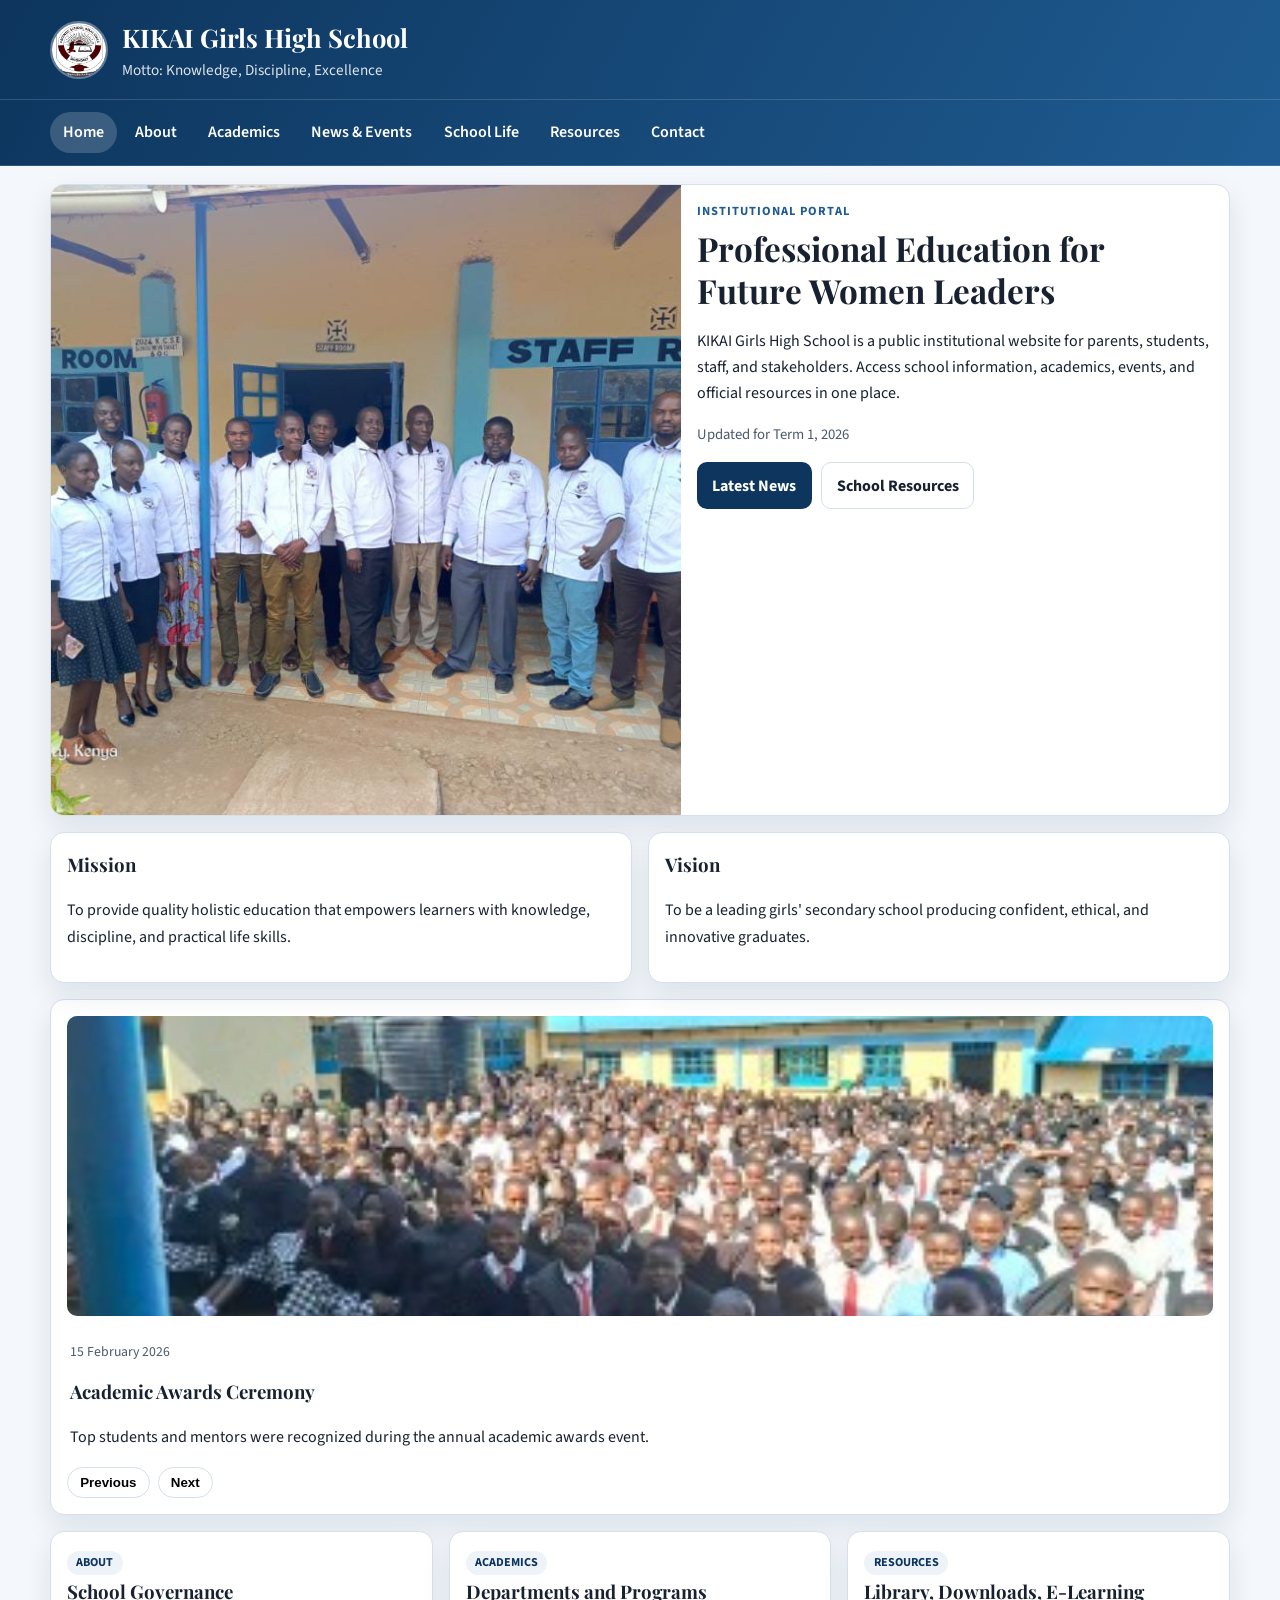
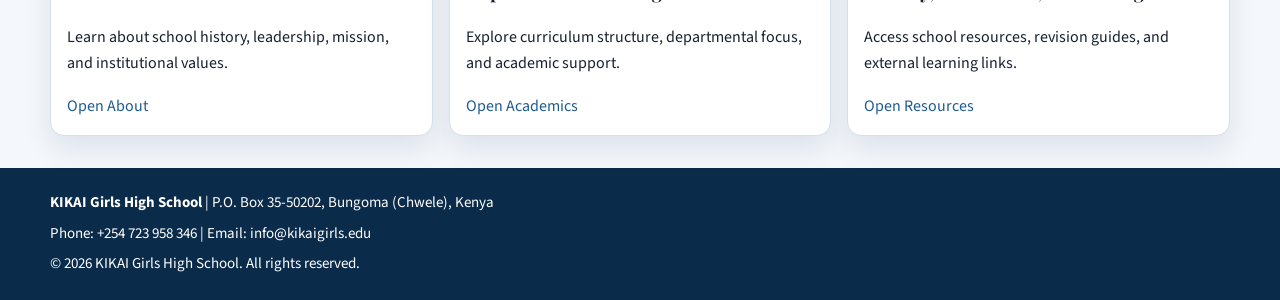
<file: index.html>
<!DOCTYPE html>
<html lang="en">
<head>
  <meta charset="UTF-8" />
  <meta name="viewport" content="width=device-width, initial-scale=1.0" />
  <title>KIKAI Girls High School | Home</title>
  <link rel="stylesheet" href="css/style.css" />
</head>
<body>
  <header class="site-header">
    <div class="top-bar">
      <img src="images/logo.jpg" alt="KIKAI Girls High School logo" class="logo" />
      <div class="brand">
        <h1>KIKAI Girls High School</h1>
        <p>Motto: Knowledge, Discipline, Excellence</p>
      </div>
    </div>
    <div class="nav-wrap">
      <nav class="site-nav" aria-label="Main navigation">
        <button id="navToggle" class="nav-toggle" aria-expanded="false" aria-controls="navLinks">Menu</button>
        <ul id="navLinks" class="nav-links">
          <li><a href="index.html">Home</a></li>
          <li><a href="about.html">About</a></li>
          <li><a href="academics.html">Academics</a></li>
          <li><a href="news.html">News & Events</a></li>
          <li><a href="school-life.html">School Life</a></li>
          <li><a href="resources.html">Resources</a></li>
          <li><a href="contact.html">Contact</a></li>
        </ul>
      </nav>
    </div>
  </header>

  <main class="container">
    <section class="hero">
      <div class="hero-media">
        <img src="images/staff.jpg" alt="KIKAI Girls students and teachers during assembly" />
      </div>
      <div class="hero-content">
        <p class="kicker">Institutional Portal</p>
        <h2>Professional Education for Future Women Leaders</h2>
        <p>KIKAI Girls High School is a public institutional website for parents, students, staff, and stakeholders. Access school information, academics, events, and official resources in one place.</p>
        <p class="meta">Updated for Term 1, 2026</p>
        <div class="cta-row">
          <a class="btn primary" href="news.html">Latest News</a>
          <a class="btn" href="resources.html">School Resources</a>
        </div>
      </div>
    </section>

    <section class="grid cols-2" aria-label="Mission and vision highlights">
      <article class="article">
        <h3>Mission</h3>
        <p>To provide quality holistic education that empowers learners with knowledge, discipline, and practical life skills.</p>
      </article>
      <article class="article">
        <h3>Vision</h3>
        <p>To be a leading girls' secondary school producing confident, ethical, and innovative graduates.</p>
      </article>
    </section>

    <section class="carousel" aria-label="News highlights carousel">
      <div class="carousel-track" id="carouselTrack">
        <article class="carousel-slide active">
          <img src="images/celebration.jpg" alt="Students celebrating academic performance" />
          <div class="carousel-caption">
            <p class="article-meta">15 February 2026</p>
            <h3>Academic Awards Ceremony</h3>
            <p>Top students and mentors were recognized during the annual academic awards event.</p>
          </div>
        </article>
        <article class="carousel-slide">
          <img src="images/handball.jpg" alt="School sports team training" />
          <div class="carousel-caption">
            <p class="article-meta">10 February 2026</p>
            <h3>Sports Development Program</h3>
            <p>Sports teams started county-level preparation with guided coaching sessions.</p>
          </div>
        </article>
        <article class="carousel-slide">
          <img src="images/week.jpg" alt="Students in leadership and event week" />
          <div class="carousel-caption">
            <p class="article-meta">08 February 2026</p>
            <h3>Leadership Week Activities</h3>
            <p>Students participated in leadership, debate, and mentorship sessions.</p>
          </div>
        </article>
      </div>
      <div class="carousel-controls">
        <button type="button" id="carouselPrev" class="filter-btn" aria-label="Previous slide">Previous</button>
        <button type="button" id="carouselNext" class="filter-btn" aria-label="Next slide">Next</button>
      </div>
    </section>

    <section class="grid cols-3" aria-label="Quick links">
      <article class="card">
        <span class="badge">About</span>
        <h3>School Governance</h3>
        <p>Learn about school history, leadership, mission, and institutional values.</p>
        <a href="about.html">Open About</a>
      </article>
      <article class="card">
        <span class="badge">Academics</span>
        <h3>Departments and Programs</h3>
        <p>Explore curriculum structure, departmental focus, and academic support.</p>
        <a href="academics.html">Open Academics</a>
      </article>
      <article class="card">
        <span class="badge">Resources</span>
        <h3>Library, Downloads, E-Learning</h3>
        <p>Access school resources, revision guides, and external learning links.</p>
        <a href="resources.html">Open Resources</a>
      </article>
    </section>
  </main>

  <footer class="site-footer">
    <div class="footer-inner">
      <p><strong>KIKAI Girls High School</strong> | P.O. Box 35-50202, Bungoma (Chwele), Kenya</p>
      <p>Phone: +254 723 958 346 | Email: info@kikaigirls.edu</p>
      <p>&copy; 2026 KIKAI Girls High School. All rights reserved.</p>
    </div>
  </footer>

  <script src="js/script.js"></script>
</body>
</html>
</file>
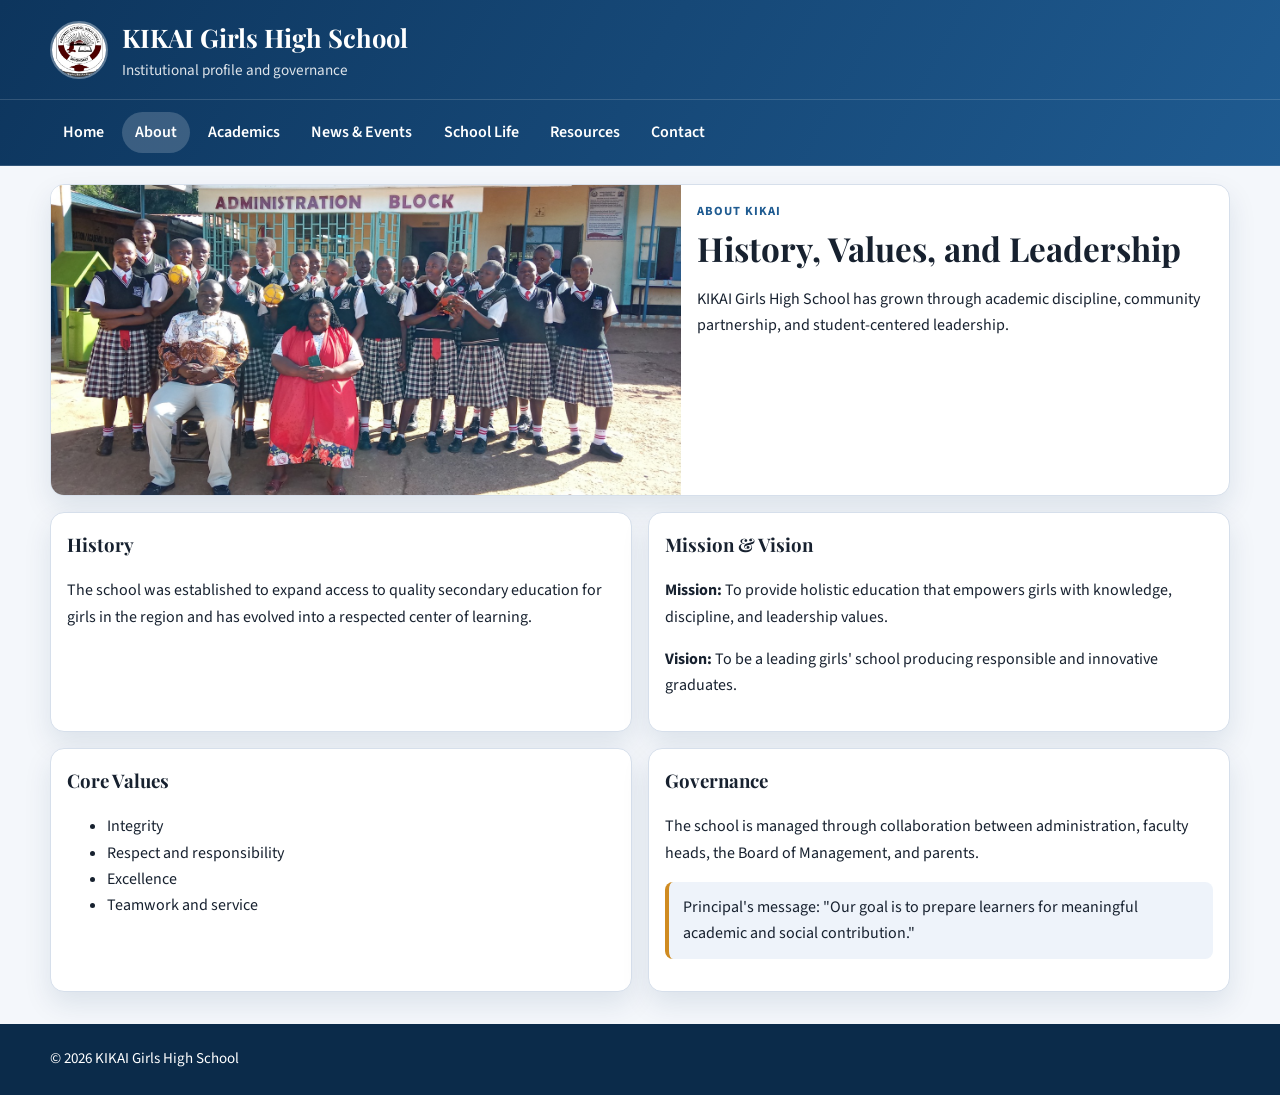
<file: about.html>
<!DOCTYPE html>
<html lang="en">
<head>
  <meta charset="UTF-8" />
  <meta name="viewport" content="width=device-width, initial-scale=1.0" />
  <title>About | KIKAI Girls High School</title>
  <link rel="stylesheet" href="css/style.css" />
</head>
<body>
  <header class="site-header">
    <div class="top-bar"><img src="images/logo.jpg" alt="KIKAI Girls High School logo" class="logo" /><div class="brand"><h1>KIKAI Girls High School</h1><p>Institutional profile and governance</p></div></div>
    <div class="nav-wrap"><nav class="site-nav" aria-label="Main navigation"><button id="navToggle" class="nav-toggle" aria-expanded="false" aria-controls="navLinks">Menu</button><ul id="navLinks" class="nav-links"><li><a href="index.html">Home</a></li><li><a href="about.html">About</a></li><li><a href="academics.html">Academics</a></li><li><a href="news.html">News & Events</a></li><li><a href="school-life.html">School Life</a></li><li><a href="resources.html">Resources</a></li><li><a href="contact.html">Contact</a></li></ul></nav></div>
  </header>
  <main class="container">
    <section class="hero"><div class="hero-media"><img src="images/mada.jpg" alt="School environment and campus setting" /></div><div class="hero-content"><p class="kicker">About KIKAI</p><h2>History, Values, and Leadership</h2><p>KIKAI Girls High School has grown through academic discipline, community partnership, and student-centered leadership.</p></div></section>
    <section class="grid cols-2">
      <article class="article"><h3>History</h3><p>The school was established to expand access to quality secondary education for girls in the region and has evolved into a respected center of learning.</p></article>
      <article class="article"><h3>Mission & Vision</h3><p><strong>Mission:</strong> To provide holistic education that empowers girls with knowledge, discipline, and leadership values.</p><p><strong>Vision:</strong> To be a leading girls' school producing responsible and innovative graduates.</p></article>
      <article class="article"><h3>Core Values</h3><ul><li>Integrity</li><li>Respect and responsibility</li><li>Excellence</li><li>Teamwork and service</li></ul></article>
      <article class="article"><h3>Governance</h3><p>The school is managed through collaboration between administration, faculty heads, the Board of Management, and parents.</p><p class="info-note">Principal's message: "Our goal is to prepare learners for meaningful academic and social contribution."</p></article>
    </section>
  </main>
  <footer class="site-footer"><div class="footer-inner"><p>&copy; 2026 KIKAI Girls High School</p></div></footer>
  <script src="js/script.js"></script>
</body>
</html>
</file>
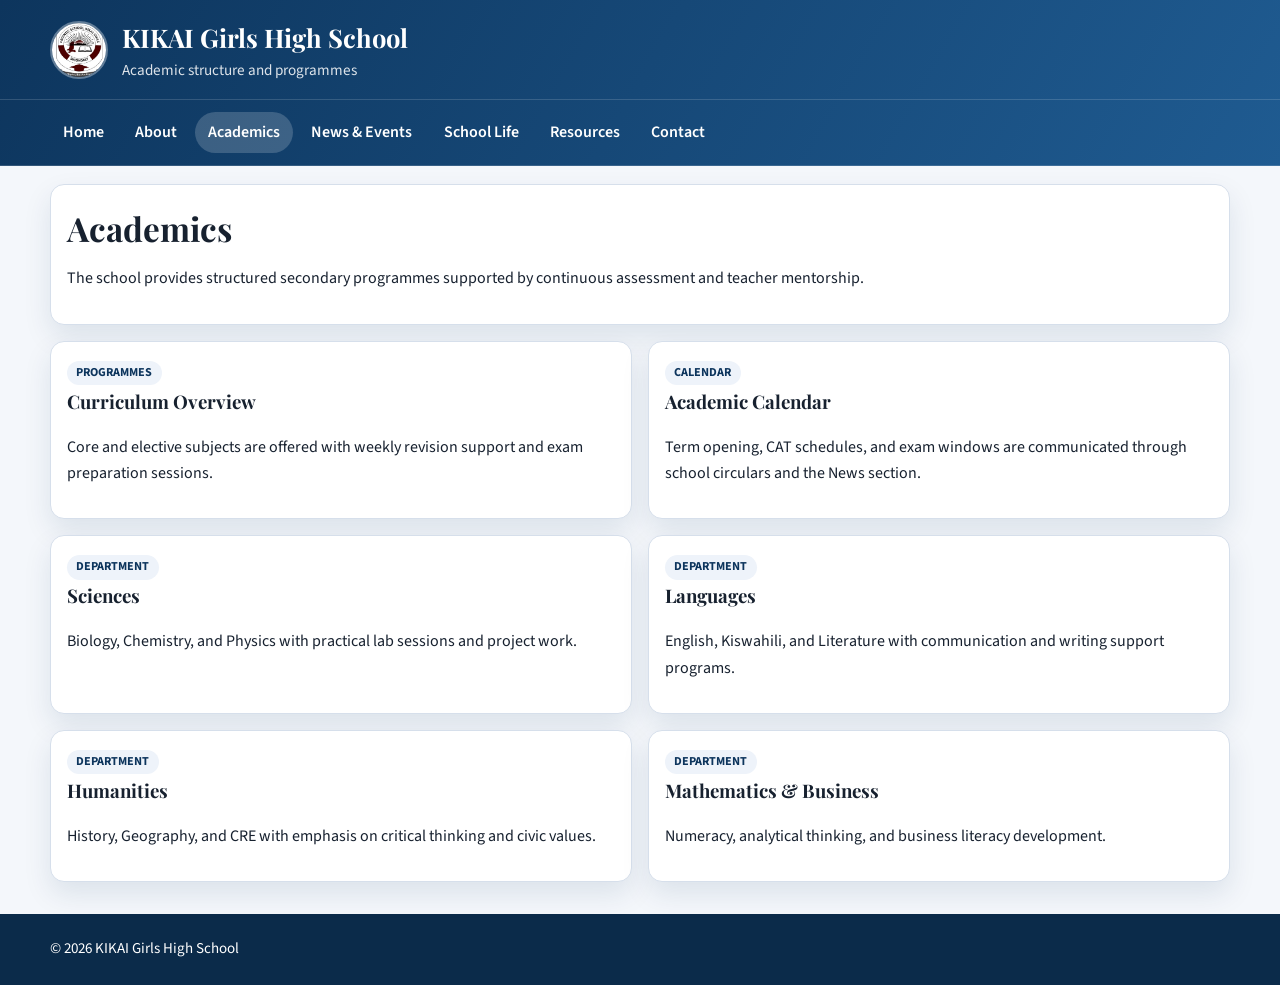
<file: academics.html>
<!DOCTYPE html>
<html lang="en">
<head>
  <meta charset="UTF-8" />
  <meta name="viewport" content="width=device-width, initial-scale=1.0" />
  <title>Academics | KIKAI Girls High School</title>
  <link rel="stylesheet" href="css/style.css" />
</head>
<body>
  <header class="site-header">
    <div class="top-bar"><img src="images/logo.jpg" alt="KIKAI Girls High School logo" class="logo" /><div class="brand"><h1>KIKAI Girls High School</h1><p>Academic structure and programmes</p></div></div>
    <div class="nav-wrap"><nav class="site-nav" aria-label="Main navigation"><button id="navToggle" class="nav-toggle" aria-expanded="false" aria-controls="navLinks">Menu</button><ul id="navLinks" class="nav-links"><li><a href="index.html">Home</a></li><li><a href="about.html">About</a></li><li><a href="academics.html">Academics</a></li><li><a href="news.html">News & Events</a></li><li><a href="school-life.html">School Life</a></li><li><a href="resources.html">Resources</a></li><li><a href="contact.html">Contact</a></li></ul></nav></div>
  </header>
  <main class="container">
    <section class="page-intro"><h2 class="page-title">Academics</h2><p>The school provides structured secondary programmes supported by continuous assessment and teacher mentorship.</p></section>
    <section class="grid cols-2">
      <article class="card"><span class="badge">Programmes</span><h3>Curriculum Overview</h3><p>Core and elective subjects are offered with weekly revision support and exam preparation sessions.</p></article>
      <article class="card"><span class="badge">Calendar</span><h3>Academic Calendar</h3><p>Term opening, CAT schedules, and exam windows are communicated through school circulars and the News section.</p></article>
      <article class="card"><span class="badge">Department</span><h3>Sciences</h3><p>Biology, Chemistry, and Physics with practical lab sessions and project work.</p></article>
      <article class="card"><span class="badge">Department</span><h3>Languages</h3><p>English, Kiswahili, and Literature with communication and writing support programs.</p></article>
      <article class="card"><span class="badge">Department</span><h3>Humanities</h3><p>History, Geography, and CRE with emphasis on critical thinking and civic values.</p></article>
      <article class="card"><span class="badge">Department</span><h3>Mathematics & Business</h3><p>Numeracy, analytical thinking, and business literacy development.</p></article>
    </section>
  </main>
  <footer class="site-footer"><div class="footer-inner"><p>&copy; 2026 KIKAI Girls High School</p></div></footer>
  <script src="js/script.js"></script>
</body>
</html>
</file>
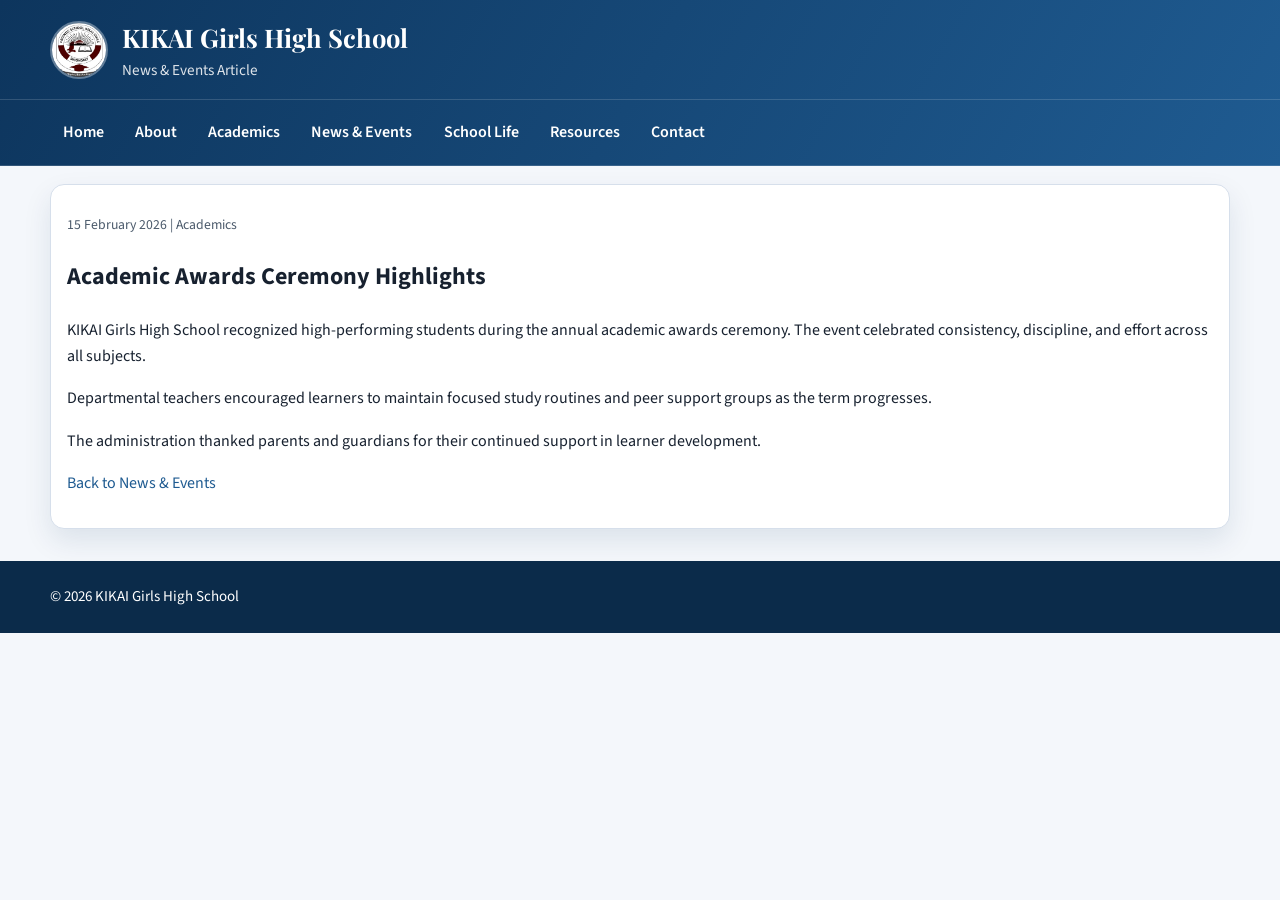
<file: article-awards-2026.html>
<!DOCTYPE html>
<html lang="en">
<head>
  <meta charset="UTF-8" />
  <meta name="viewport" content="width=device-width, initial-scale=1.0" />
  <title>Academic Awards Ceremony Highlights | KIKAI Girls High School</title>
  <link rel="stylesheet" href="css/style.css" />
</head>
<body>
  <header class="site-header">
    <div class="top-bar">
      <img src="images/logo.jpg" alt="KIKAI Girls High School logo" class="logo" />
      <div class="brand">
        <h1>KIKAI Girls High School</h1>
        <p>News & Events Article</p>
      </div>
    </div>
    <div class="nav-wrap">
      <nav class="site-nav" aria-label="Main navigation">
        <button id="navToggle" class="nav-toggle" aria-expanded="false" aria-controls="navLinks">Menu</button>
        <ul id="navLinks" class="nav-links">
          <li><a href="index.html">Home</a></li>
          <li><a href="about.html">About</a></li>
          <li><a href="academics.html">Academics</a></li>
          <li><a href="news.html">News & Events</a></li>
          <li><a href="school-life.html">School Life</a></li>
          <li><a href="resources.html">Resources</a></li>
          <li><a href="contact.html">Contact</a></li>
        </ul>
      </nav>
    </div>
  </header>

  <main class="container">
    <article class="article">
      <p class="article-meta">15 February 2026 | Academics</p>
      <h2>Academic Awards Ceremony Highlights</h2>
      <p>KIKAI Girls High School recognized high-performing students during the annual academic awards ceremony. The event celebrated consistency, discipline, and effort across all subjects.</p>
      <p>Departmental teachers encouraged learners to maintain focused study routines and peer support groups as the term progresses.</p>
      <p>The administration thanked parents and guardians for their continued support in learner development.</p>
      <p><a href="news.html">Back to News & Events</a></p>
    </article>
  </main>

  <footer class="site-footer">
    <div class="footer-inner">
      <p>&copy; 2026 KIKAI Girls High School</p>
    </div>
  </footer>

  <script src="js/script.js"></script>
</body>
</html>
</file>
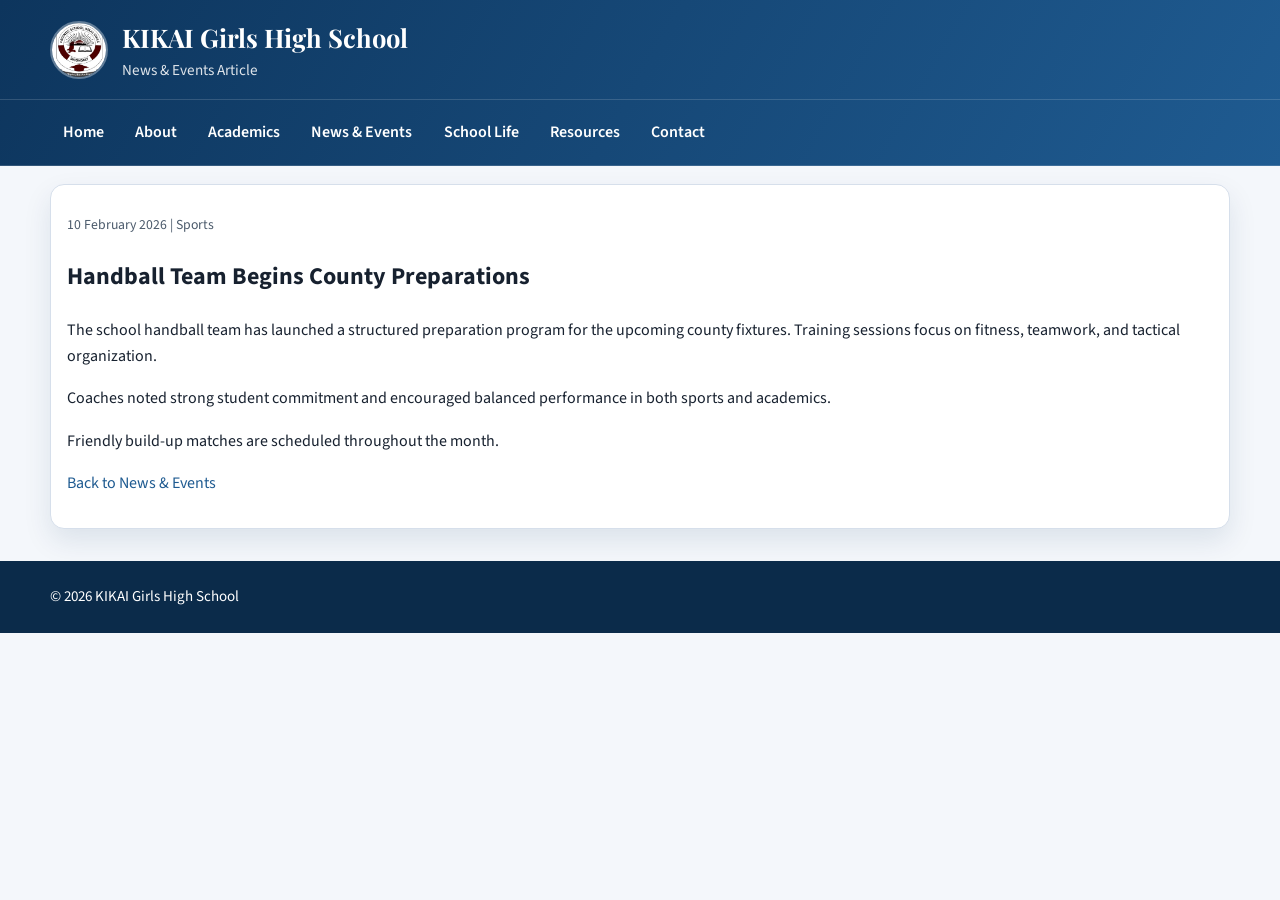
<file: article-handball-camp.html>
<!DOCTYPE html>
<html lang="en">
<head>
  <meta charset="UTF-8" />
  <meta name="viewport" content="width=device-width, initial-scale=1.0" />
  <title>Handball Team Begins County Preparations | KIKAI Girls High School</title>
  <link rel="stylesheet" href="css/style.css" />
</head>
<body>
  <header class="site-header">
    <div class="top-bar">
      <img src="images/logo.jpg" alt="KIKAI Girls High School logo" class="logo" />
      <div class="brand">
        <h1>KIKAI Girls High School</h1>
        <p>News & Events Article</p>
      </div>
    </div>
    <div class="nav-wrap">
      <nav class="site-nav" aria-label="Main navigation">
        <button id="navToggle" class="nav-toggle" aria-expanded="false" aria-controls="navLinks">Menu</button>
        <ul id="navLinks" class="nav-links">
          <li><a href="index.html">Home</a></li>
          <li><a href="about.html">About</a></li>
          <li><a href="academics.html">Academics</a></li>
          <li><a href="news.html">News & Events</a></li>
          <li><a href="school-life.html">School Life</a></li>
          <li><a href="resources.html">Resources</a></li>
          <li><a href="contact.html">Contact</a></li>
        </ul>
      </nav>
    </div>
  </header>

  <main class="container">
    <article class="article">
      <p class="article-meta">10 February 2026 | Sports</p>
      <h2>Handball Team Begins County Preparations</h2>
      <p>The school handball team has launched a structured preparation program for the upcoming county fixtures. Training sessions focus on fitness, teamwork, and tactical organization.</p>
      <p>Coaches noted strong student commitment and encouraged balanced performance in both sports and academics.</p>
      <p>Friendly build-up matches are scheduled throughout the month.</p>
      <p><a href="news.html">Back to News & Events</a></p>
    </article>
  </main>

  <footer class="site-footer">
    <div class="footer-inner">
      <p>&copy; 2026 KIKAI Girls High School</p>
    </div>
  </footer>

  <script src="js/script.js"></script>
</body>
</html>
</file>
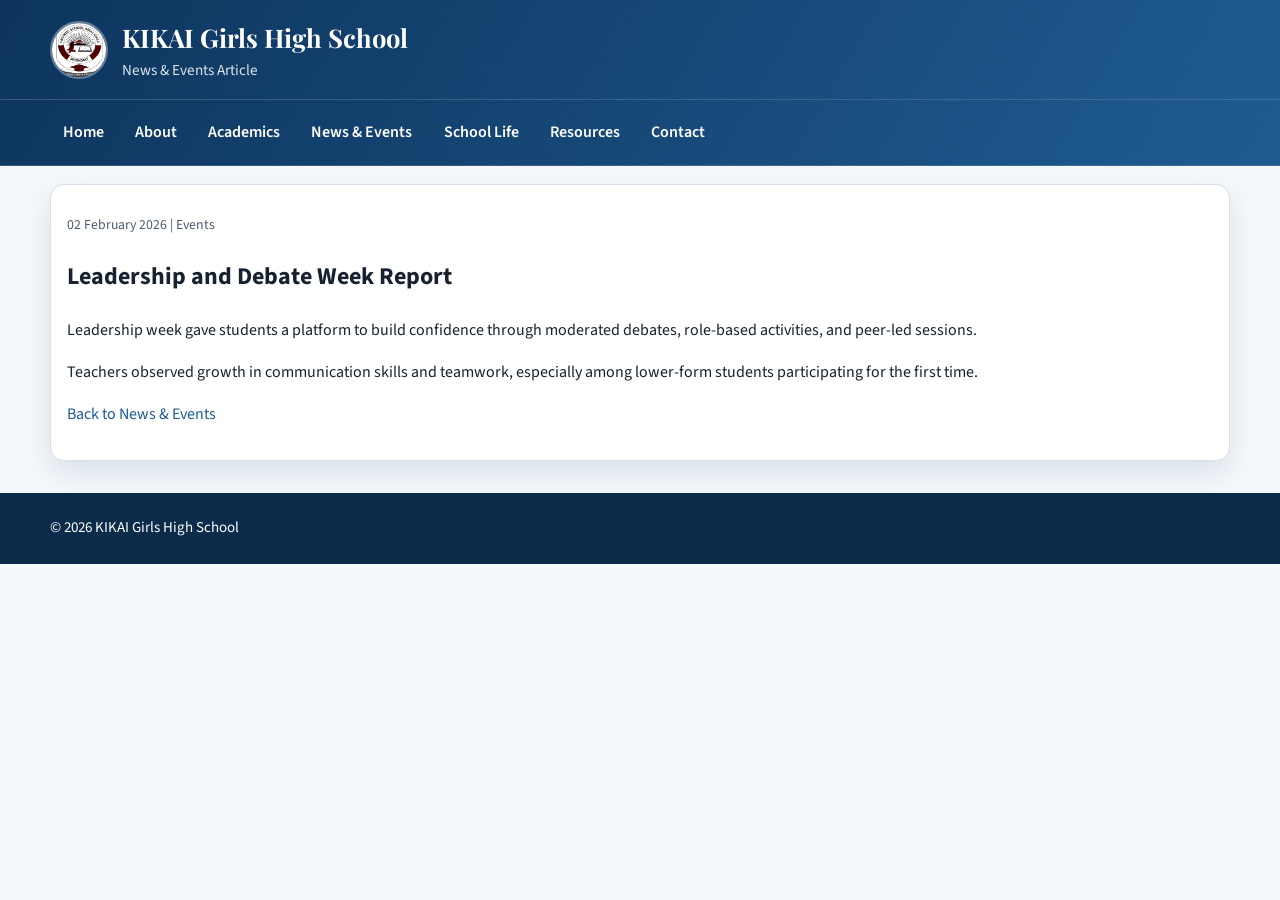
<file: article-leadership-week.html>
<!DOCTYPE html>
<html lang="en">
<head>
  <meta charset="UTF-8" />
  <meta name="viewport" content="width=device-width, initial-scale=1.0" />
  <title>Leadership and Debate Week Report | KIKAI Girls High School</title>
  <link rel="stylesheet" href="css/style.css" />
</head>
<body>
  <header class="site-header">
    <div class="top-bar">
      <img src="images/logo.jpg" alt="KIKAI Girls High School logo" class="logo" />
      <div class="brand">
        <h1>KIKAI Girls High School</h1>
        <p>News & Events Article</p>
      </div>
    </div>
    <div class="nav-wrap">
      <nav class="site-nav" aria-label="Main navigation">
        <button id="navToggle" class="nav-toggle" aria-expanded="false" aria-controls="navLinks">Menu</button>
        <ul id="navLinks" class="nav-links">
          <li><a href="index.html">Home</a></li>
          <li><a href="about.html">About</a></li>
          <li><a href="academics.html">Academics</a></li>
          <li><a href="news.html">News & Events</a></li>
          <li><a href="school-life.html">School Life</a></li>
          <li><a href="resources.html">Resources</a></li>
          <li><a href="contact.html">Contact</a></li>
        </ul>
      </nav>
    </div>
  </header>

  <main class="container">
    <article class="article">
      <p class="article-meta">02 February 2026 | Events</p>
      <h2>Leadership and Debate Week Report</h2>
      <p>Leadership week gave students a platform to build confidence through moderated debates, role-based activities, and peer-led sessions.</p>
      <p>Teachers observed growth in communication skills and teamwork, especially among lower-form students participating for the first time.</p>
      <p><a href="news.html">Back to News & Events</a></p>
    </article>
  </main>

  <footer class="site-footer">
    <div class="footer-inner">
      <p>&copy; 2026 KIKAI Girls High School</p>
    </div>
  </footer>

  <script src="js/script.js"></script>
</body>
</html>
</file>
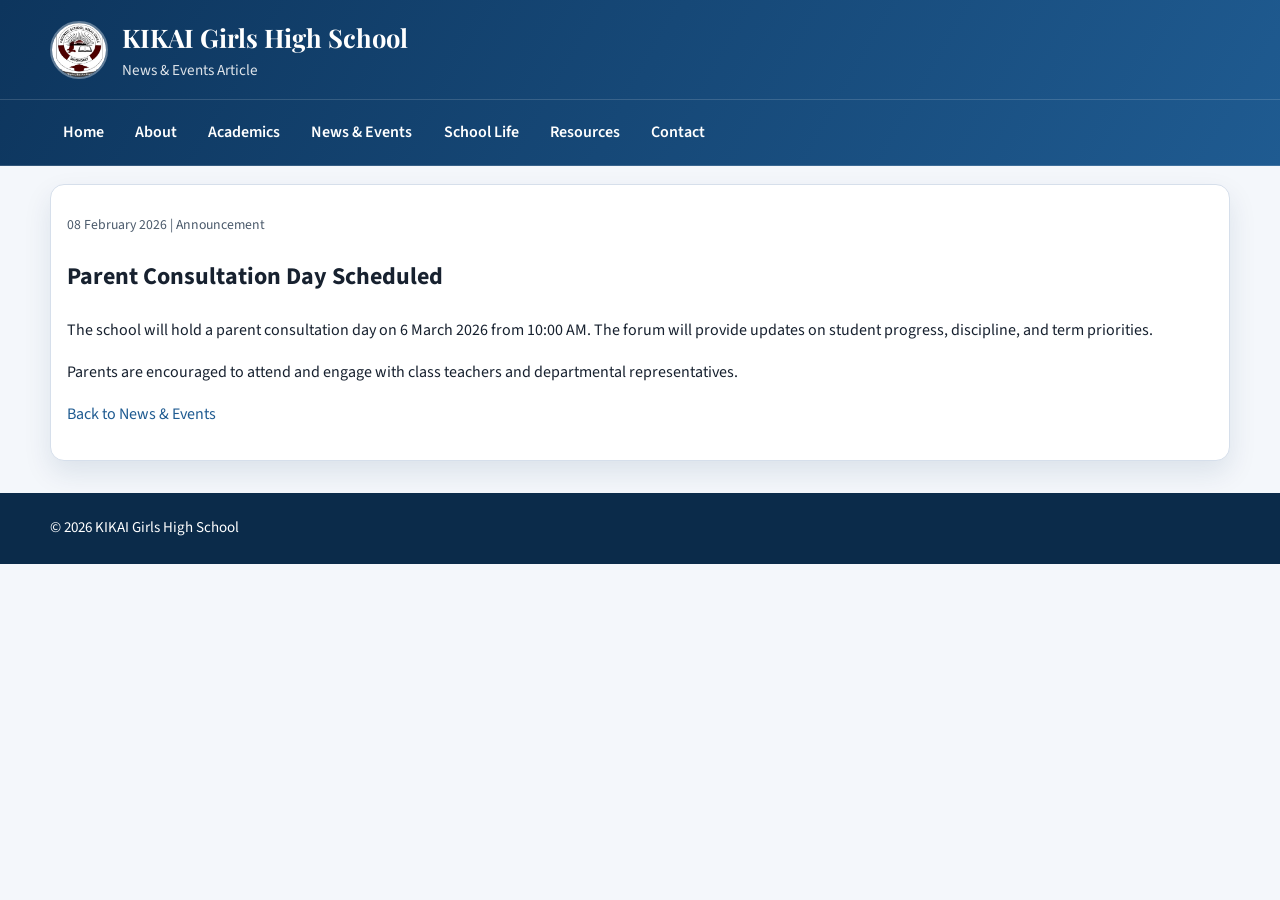
<file: article-parent-day.html>
<!DOCTYPE html>
<html lang="en">
<head>
  <meta charset="UTF-8" />
  <meta name="viewport" content="width=device-width, initial-scale=1.0" />
  <title>Parent Consultation Day Scheduled | KIKAI Girls High School</title>
  <link rel="stylesheet" href="css/style.css" />
</head>
<body>
  <header class="site-header">
    <div class="top-bar">
      <img src="images/logo.jpg" alt="KIKAI Girls High School logo" class="logo" />
      <div class="brand">
        <h1>KIKAI Girls High School</h1>
        <p>News & Events Article</p>
      </div>
    </div>
    <div class="nav-wrap">
      <nav class="site-nav" aria-label="Main navigation">
        <button id="navToggle" class="nav-toggle" aria-expanded="false" aria-controls="navLinks">Menu</button>
        <ul id="navLinks" class="nav-links">
          <li><a href="index.html">Home</a></li>
          <li><a href="about.html">About</a></li>
          <li><a href="academics.html">Academics</a></li>
          <li><a href="news.html">News & Events</a></li>
          <li><a href="school-life.html">School Life</a></li>
          <li><a href="resources.html">Resources</a></li>
          <li><a href="contact.html">Contact</a></li>
        </ul>
      </nav>
    </div>
  </header>

  <main class="container">
    <article class="article">
      <p class="article-meta">08 February 2026 | Announcement</p>
      <h2>Parent Consultation Day Scheduled</h2>
      <p>The school will hold a parent consultation day on 6 March 2026 from 10:00 AM. The forum will provide updates on student progress, discipline, and term priorities.</p>
      <p>Parents are encouraged to attend and engage with class teachers and departmental representatives.</p>
      <p><a href="news.html">Back to News & Events</a></p>
    </article>
  </main>

  <footer class="site-footer">
    <div class="footer-inner">
      <p>&copy; 2026 KIKAI Girls High School</p>
    </div>
  </footer>

  <script src="js/script.js"></script>
</body>
</html>
</file>
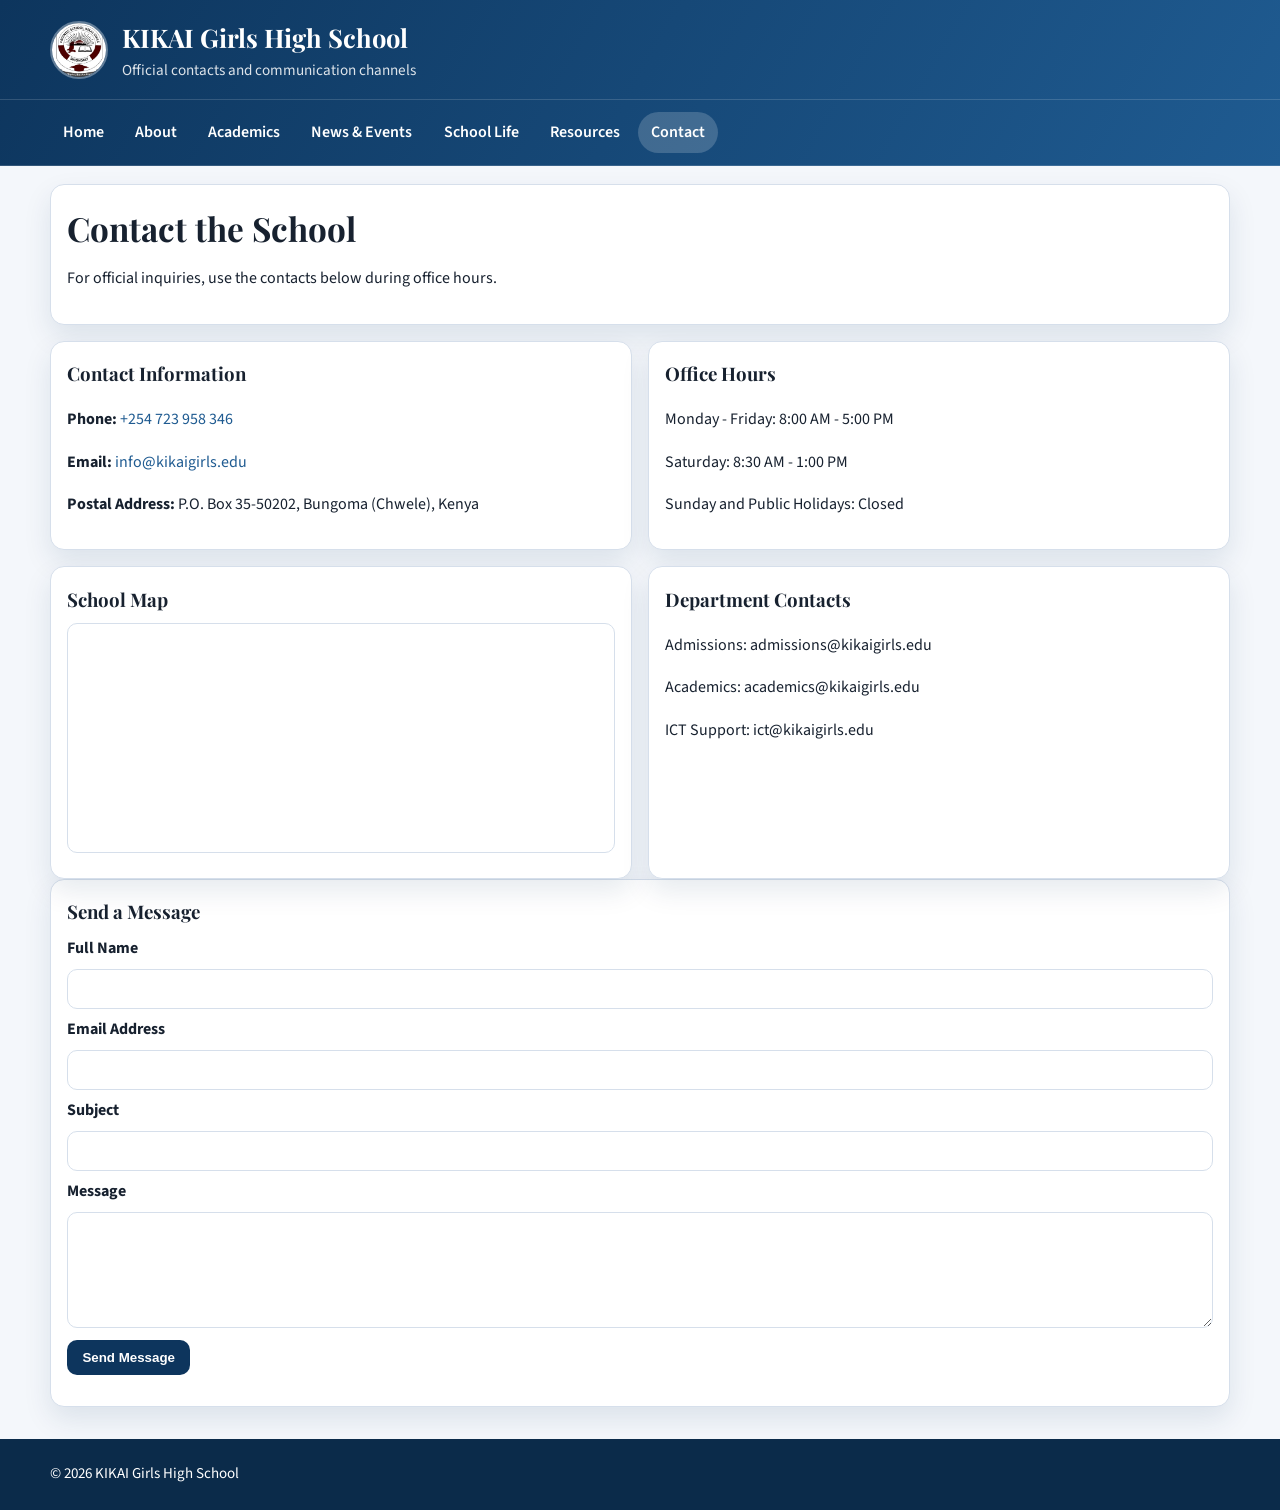
<file: contact.html>
<!DOCTYPE html>
<html lang="en">
<head>
  <meta charset="UTF-8" />
  <meta name="viewport" content="width=device-width, initial-scale=1.0" />
  <title>Contact | KIKAI Girls High School</title>
  <link rel="stylesheet" href="css/style.css" />
</head>
<body>
  <header class="site-header">
    <div class="top-bar"><img src="images/logo.jpg" alt="KIKAI Girls High School logo" class="logo" /><div class="brand"><h1>KIKAI Girls High School</h1><p>Official contacts and communication channels</p></div></div>
    <div class="nav-wrap"><nav class="site-nav" aria-label="Main navigation"><button id="navToggle" class="nav-toggle" aria-expanded="false" aria-controls="navLinks">Menu</button><ul id="navLinks" class="nav-links"><li><a href="index.html">Home</a></li><li><a href="about.html">About</a></li><li><a href="academics.html">Academics</a></li><li><a href="news.html">News & Events</a></li><li><a href="school-life.html">School Life</a></li><li><a href="resources.html">Resources</a></li><li><a href="contact.html">Contact</a></li></ul></nav></div>
  </header>
  <main class="container">
    <section class="page-intro"><h2 class="page-title">Contact the School</h2><p>For official inquiries, use the contacts below during office hours.</p></section>
    <section class="grid cols-2">
      <article class="card"><h3>Contact Information</h3><p><strong>Phone:</strong> <a href="tel:+254723958346">+254 723 958 346</a></p><p><strong>Email:</strong> <a href="mailto:info@kikaigirls.edu">info@kikaigirls.edu</a></p><p><strong>Postal Address:</strong> P.O. Box 35-50202, Bungoma (Chwele), Kenya</p></article>
      <article class="card"><h3>Office Hours</h3><p>Monday - Friday: 8:00 AM - 5:00 PM</p><p>Saturday: 8:30 AM - 1:00 PM</p><p>Sunday and Public Holidays: Closed</p></article>
      <article class="card"><h3>School Map</h3><iframe class="map-embed" title="KIKAI Girls High School location map" loading="lazy" src="https://maps.google.com/maps?q=Chwele%20Bungoma%20Kenya&t=&z=13&ie=UTF8&iwloc=&output=embed"></iframe></article>
      <article class="card"><h3>Department Contacts</h3><p>Admissions: admissions@kikaigirls.edu</p><p>Academics: academics@kikaigirls.edu</p><p>ICT Support: ict@kikaigirls.edu</p></article>
    </section>

    <section class="article" aria-label="Contact form">
      <h3>Send a Message</h3>
      <form id="contactForm" action="#" method="post" novalidate>
        <div class="form-grid">
          <label for="contactName">Full Name</label>
          <input id="contactName" name="name" type="text" required />

          <label for="contactEmail">Email Address</label>
          <input id="contactEmail" name="email" type="email" required />

          <label for="contactSubject">Subject</label>
          <input id="contactSubject" name="subject" type="text" required />

          <label for="contactMessage">Message</label>
          <textarea id="contactMessage" name="message" rows="5" required></textarea>
        </div>
        <button type="submit" class="btn primary">Send Message</button>
        <p id="contactFeedback" class="meta" aria-live="polite"></p>
      </form>
    </section>
  </main>
  <footer class="site-footer"><div class="footer-inner"><p>&copy; 2026 KIKAI Girls High School</p></div></footer>
  <script src="js/script.js"></script>
</body>
</html>
</file>
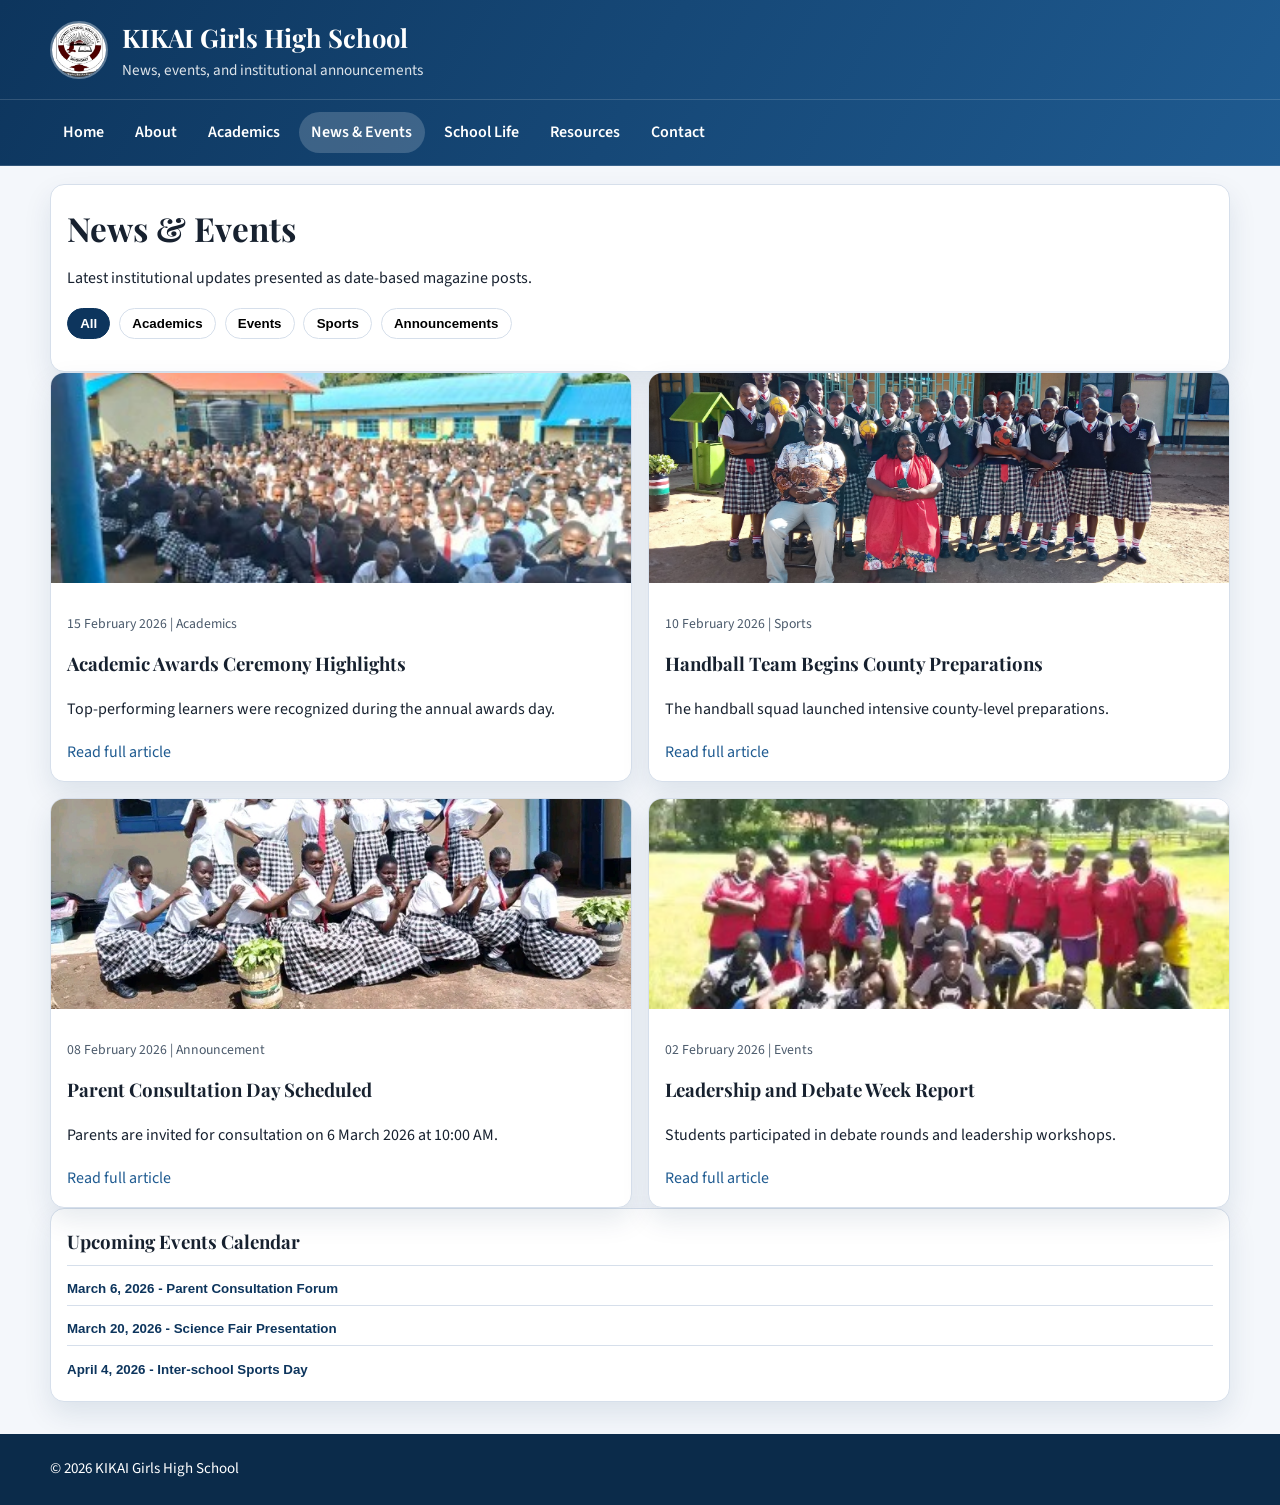
<file: news.html>
<!DOCTYPE html>
<html lang="en">
<head>
  <meta charset="UTF-8" />
  <meta name="viewport" content="width=device-width, initial-scale=1.0" />
  <title>News & Events | KIKAI Girls High School</title>
  <link rel="stylesheet" href="css/style.css" />
</head>
<body>
  <header class="site-header">
    <div class="top-bar"><img src="images/logo.jpg" alt="KIKAI Girls High School logo" class="logo" /><div class="brand"><h1>KIKAI Girls High School</h1><p>News, events, and institutional announcements</p></div></div>
    <div class="nav-wrap"><nav class="site-nav" aria-label="Main navigation"><button id="navToggle" class="nav-toggle" aria-expanded="false" aria-controls="navLinks">Menu</button><ul id="navLinks" class="nav-links"><li><a href="index.html">Home</a></li><li><a href="about.html">About</a></li><li><a href="academics.html">Academics</a></li><li><a href="news.html">News & Events</a></li><li><a href="school-life.html">School Life</a></li><li><a href="resources.html">Resources</a></li><li><a href="contact.html">Contact</a></li></ul></nav></div>
  </header>
  <main class="container">
    <section class="page-intro">
      <h2 class="page-title">News & Events</h2>
      <p>Latest institutional updates presented as date-based magazine posts.</p>
      <div class="filter-row" aria-label="Filter articles by category">
        <button class="filter-btn active" data-filter="all">All</button>
        <button class="filter-btn" data-filter="academics">Academics</button>
        <button class="filter-btn" data-filter="events">Events</button>
        <button class="filter-btn" data-filter="sports">Sports</button>
        <button class="filter-btn" data-filter="announcements">Announcements</button>
      </div>
    </section>

    <section class="news-grid">
      <article class="news-card" data-category="academics"><img src="images/celebration.jpg" alt="Students receiving awards" /><div class="news-body"><p class="article-meta">15 February 2026 | Academics</p><h3>Academic Awards Ceremony Highlights</h3><p>Top-performing learners were recognized during the annual awards day.</p><a href="article-awards-2026.html">Read full article</a></div></article>
      <article class="news-card" data-category="sports"><img src="images/handball.jpg" alt="Handball team training" /><div class="news-body"><p class="article-meta">10 February 2026 | Sports</p><h3>Handball Team Begins County Preparations</h3><p>The handball squad launched intensive county-level preparations.</p><a href="article-handball-camp.html">Read full article</a></div></article>
      <article class="news-card" data-category="announcements"><img src="images/week.jpg" alt="Parents and teachers in consultation" /><div class="news-body"><p class="article-meta">08 February 2026 | Announcement</p><h3>Parent Consultation Day Scheduled</h3><p>Parents are invited for consultation on 6 March 2026 at 10:00 AM.</p><a href="article-parent-day.html">Read full article</a></div></article>
      <article class="news-card" data-category="events"><img src="images/rteam.jpg" alt="Leadership week activities" /><div class="news-body"><p class="article-meta">02 February 2026 | Events</p><h3>Leadership and Debate Week Report</h3><p>Students participated in debate rounds and leadership workshops.</p><a href="article-leadership-week.html">Read full article</a></div></article>
    </section>

    <section class="article" aria-label="Upcoming events list">
      <h3>Upcoming Events Calendar</h3>
      <div class="event-item">
        <button class="event-toggle" type="button" aria-expanded="false">March 6, 2026 - Parent Consultation Forum</button>
        <div class="event-body hidden"><p>Time: 10:00 AM - 1:00 PM | Venue: Main Hall | Audience: Parents and guardians.</p></div>
      </div>
      <div class="event-item">
        <button class="event-toggle" type="button" aria-expanded="false">March 20, 2026 - Science Fair Presentation</button>
        <div class="event-body hidden"><p>Department-led innovation displays by students from all forms.</p></div>
      </div>
      <div class="event-item">
        <button class="event-toggle" type="button" aria-expanded="false">April 4, 2026 - Inter-school Sports Day</button>
        <div class="event-body hidden"><p>Selected teams will represent the school in regional sports fixtures.</p></div>
      </div>
    </section>
  </main>
  <footer class="site-footer"><div class="footer-inner"><p>&copy; 2026 KIKAI Girls High School</p></div></footer>
  <script src="js/script.js"></script>
</body>
</html>
</file>
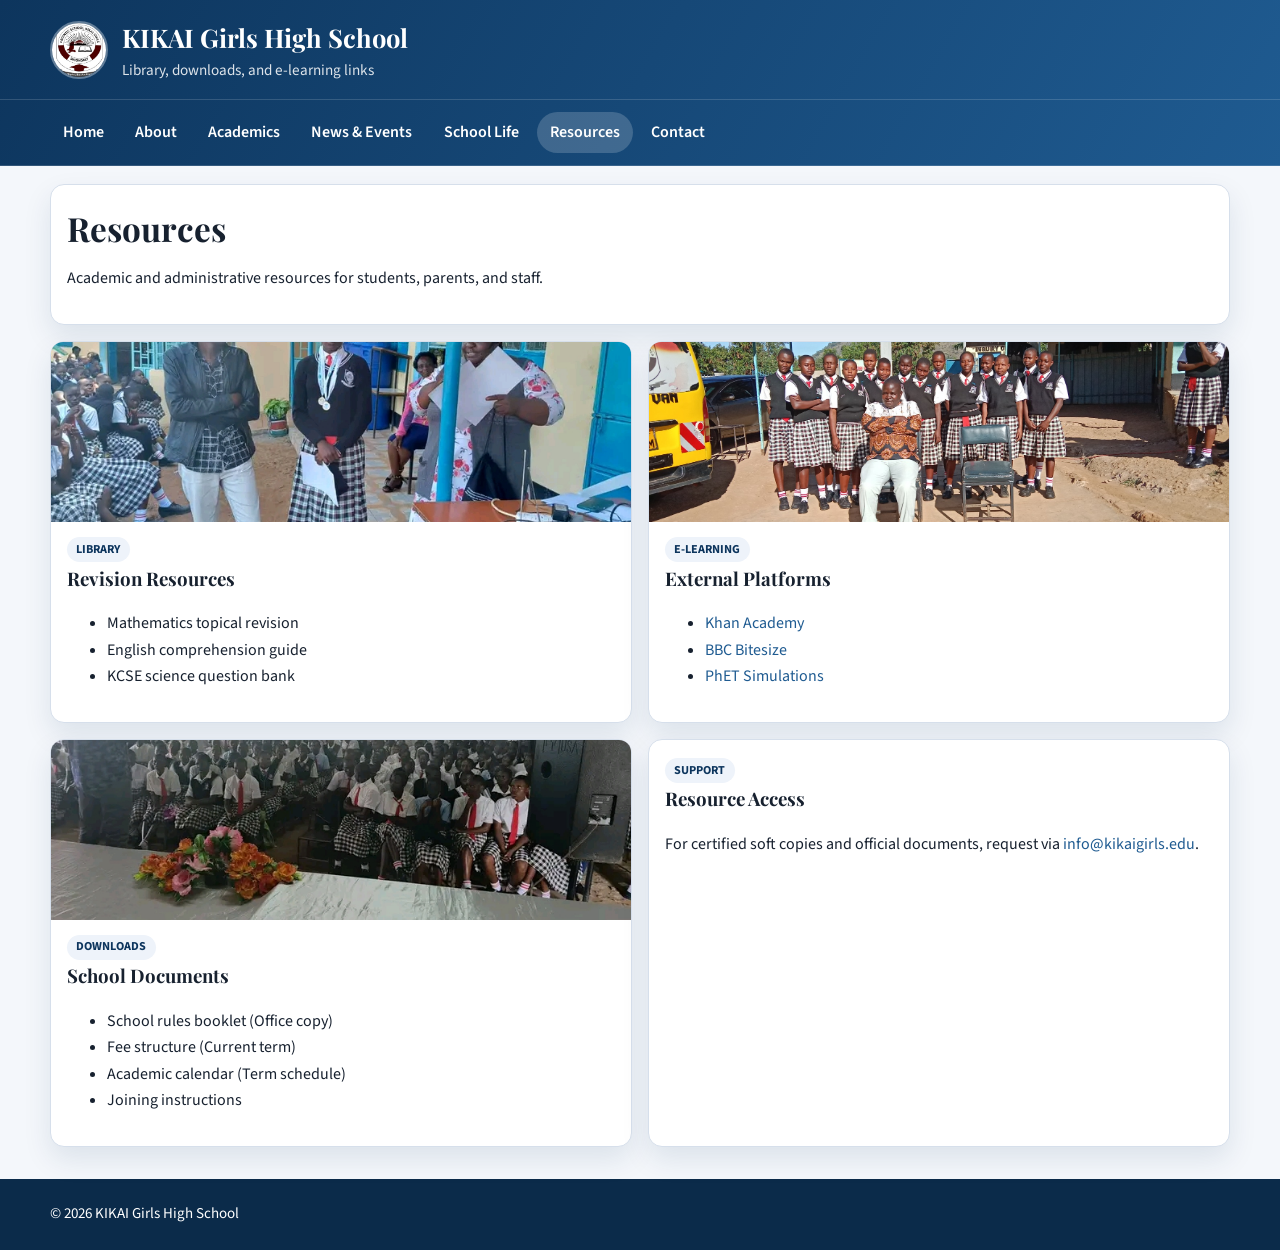
<file: resources.html>
<!DOCTYPE html>
<html lang="en">
<head>
  <meta charset="UTF-8" />
  <meta name="viewport" content="width=device-width, initial-scale=1.0" />
  <title>Resources | KIKAI Girls High School</title>
  <link rel="stylesheet" href="css/style.css" />
</head>
<body>
  <header class="site-header">
    <div class="top-bar"><img src="images/logo.jpg" alt="KIKAI Girls High School logo" class="logo" /><div class="brand"><h1>KIKAI Girls High School</h1><p>Library, downloads, and e-learning links</p></div></div>
    <div class="nav-wrap"><nav class="site-nav" aria-label="Main navigation"><button id="navToggle" class="nav-toggle" aria-expanded="false" aria-controls="navLinks">Menu</button><ul id="navLinks" class="nav-links"><li><a href="index.html">Home</a></li><li><a href="about.html">About</a></li><li><a href="academics.html">Academics</a></li><li><a href="news.html">News & Events</a></li><li><a href="school-life.html">School Life</a></li><li><a href="resources.html">Resources</a></li><li><a href="contact.html">Contact</a></li></ul></nav></div>
  </header>
  <main class="container">
    <section class="page-intro"><h2 class="page-title">Resources</h2><p>Academic and administrative resources for students, parents, and staff.</p></section>
    <section class="grid cols-2">
      <article class="card"><div class="card-media"><img src="images/exam.jpg" alt="Students revising" /></div><span class="badge">Library</span><h3>Revision Resources</h3><ul><li>Mathematics topical revision</li><li>English comprehension guide</li><li>KCSE science question bank</li></ul></article>
      <article class="card"><div class="card-media"><img src="images/qw.jpg" alt="Students using digital resources" /></div><span class="badge">E-Learning</span><h3>External Platforms</h3><ul><li><a href="https://www.khanacademy.org" target="_blank" rel="noopener">Khan Academy</a></li><li><a href="https://www.bbc.co.uk/bitesize" target="_blank" rel="noopener">BBC Bitesize</a></li><li><a href="https://phet.colorado.edu" target="_blank" rel="noopener">PhET Simulations</a></li></ul></article>
      <article class="card"><div class="card-media"><img src="images/chr.jpg" alt="Administrative documents" /></div><span class="badge">Downloads</span><h3>School Documents</h3><ul><li>School rules booklet (Office copy)</li><li>Fee structure (Current term)</li><li>Academic calendar (Term schedule)</li><li>Joining instructions</li></ul></article>
      <article class="card"><span class="badge">Support</span><h3>Resource Access</h3><p>For certified soft copies and official documents, request via <a href="mailto:info@kikaigirls.edu">info@kikaigirls.edu</a>.</p></article>
    </section>
  </main>
  <footer class="site-footer"><div class="footer-inner"><p>&copy; 2026 KIKAI Girls High School</p></div></footer>
  <script src="js/script.js"></script>
</body>
</html>
</file>
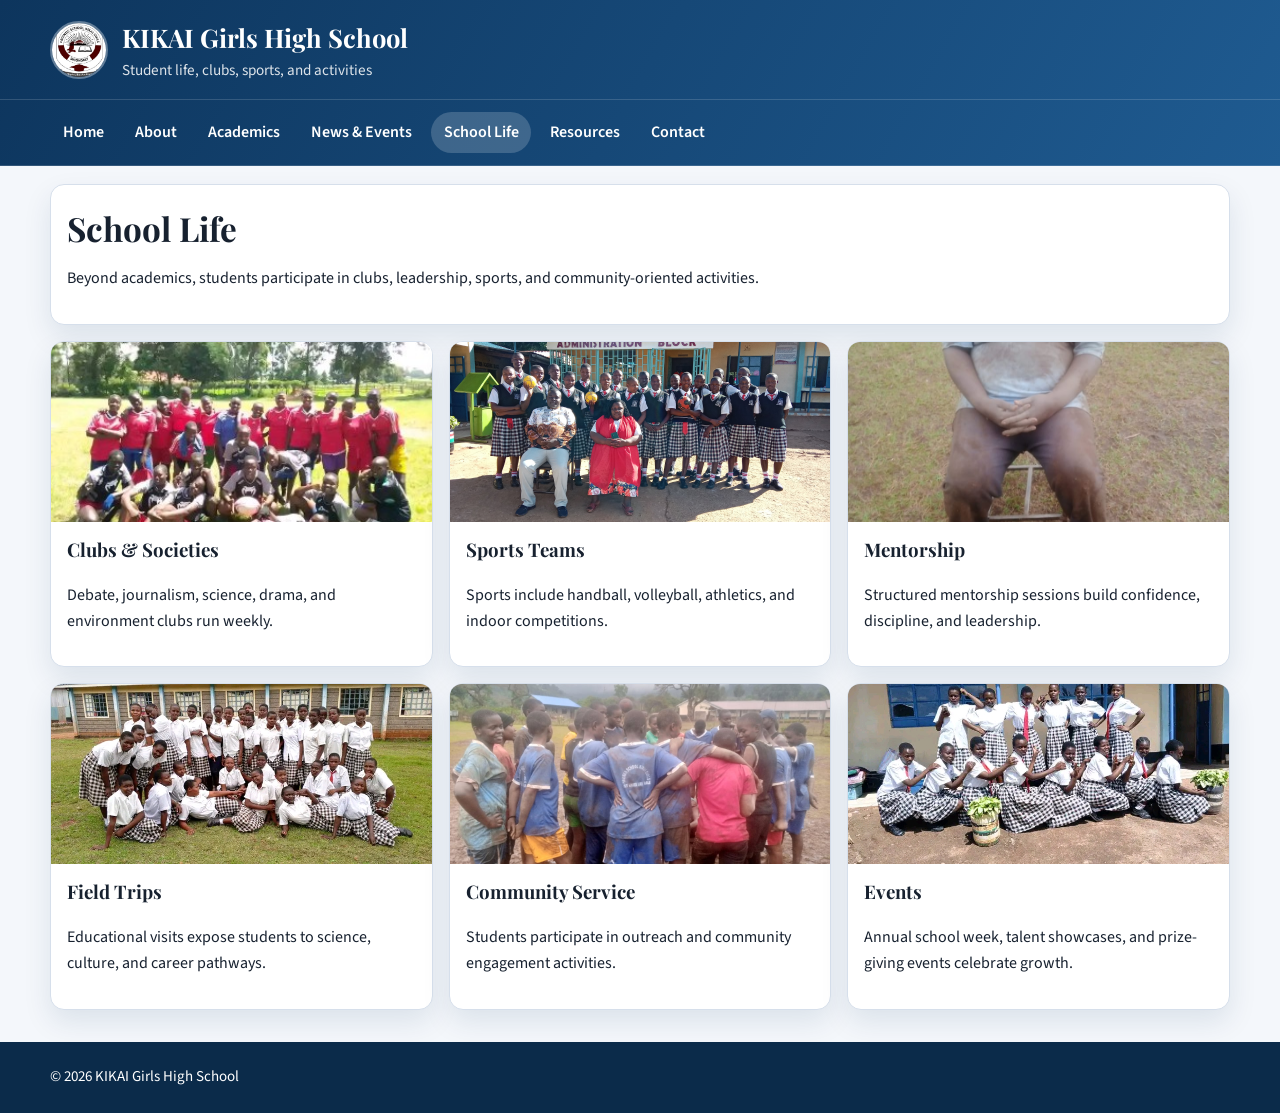
<file: school-life.html>
<!DOCTYPE html>
<html lang="en">
<head>
  <meta charset="UTF-8" />
  <meta name="viewport" content="width=device-width, initial-scale=1.0" />
  <title>School Life | KIKAI Girls High School</title>
  <link rel="stylesheet" href="css/style.css" />
</head>
<body>
  <header class="site-header">
    <div class="top-bar"><img src="images/logo.jpg" alt="KIKAI Girls High School logo" class="logo" /><div class="brand"><h1>KIKAI Girls High School</h1><p>Student life, clubs, sports, and activities</p></div></div>
    <div class="nav-wrap"><nav class="site-nav" aria-label="Main navigation"><button id="navToggle" class="nav-toggle" aria-expanded="false" aria-controls="navLinks">Menu</button><ul id="navLinks" class="nav-links"><li><a href="index.html">Home</a></li><li><a href="about.html">About</a></li><li><a href="academics.html">Academics</a></li><li><a href="news.html">News & Events</a></li><li><a href="school-life.html">School Life</a></li><li><a href="resources.html">Resources</a></li><li><a href="contact.html">Contact</a></li></ul></nav></div>
  </header>
  <main class="container">
    <section class="page-intro"><h2 class="page-title">School Life</h2><p>Beyond academics, students participate in clubs, leadership, sports, and community-oriented activities.</p></section>
    <section class="grid cols-3">
      <article class="card"><div class="card-media"><img src="images/rteam.jpg" alt="Debate club discussion" /></div><h3>Clubs & Societies</h3><p>Debate, journalism, science, drama, and environment clubs run weekly.</p></article>
      <article class="card"><div class="card-media"><img src="images/handball.jpg" alt="Sports training session" /></div><h3>Sports Teams</h3><p>Sports include handball, volleyball, athletics, and indoor competitions.</p></article>
      <article class="card"><div class="card-media"><img src="images/rcoach.jpg" alt="Mentorship session" /></div><h3>Mentorship</h3><p>Structured mentorship sessions build confidence, discipline, and leadership.</p></article>
      <article class="card"><div class="card-media"><img src="images/wew.jpg" alt="Educational trip" /></div><h3>Field Trips</h3><p>Educational visits expose students to science, culture, and career pathways.</p></article>
      <article class="card"><div class="card-media"><img src="images/afr.jpg" alt="Community service event" /></div><h3>Community Service</h3><p>Students participate in outreach and community engagement activities.</p></article>
      <article class="card"><div class="card-media"><img src="images/week.jpg" alt="Annual school event" /></div><h3>Events</h3><p>Annual school week, talent showcases, and prize-giving events celebrate growth.</p></article>
    </section>
  </main>
  <footer class="site-footer"><div class="footer-inner"><p>&copy; 2026 KIKAI Girls High School</p></div></footer>
  <script src="js/script.js"></script>
</body>
</html>
</file>
<file: css/style.css>
@import url('https://fonts.googleapis.com/css2?family=Source+Sans+3:wght@400;600;700&family=Playfair+Display:wght@600;700&display=swap');

:root {
  --bg: #f4f7fb;
  --surface: #ffffff;
  --surface-soft: #eef3fa;
  --primary: #0d355d;
  --primary-2: #1f5b91;
  --accent: #cf8b21;
  --text: #17212f;
  --muted: #4b5a6b;
  --border: #d6dfeb;
  --radius: 14px;
  --shadow: 0 12px 28px rgba(13, 53, 93, 0.1);
}

* { box-sizing: border-box; }

body {
  margin: 0;
  color: var(--text);
  background: var(--bg);
  font-family: 'Source Sans 3', sans-serif;
  line-height: 1.65;
}

img { max-width: 100%; display: block; }

a { color: var(--primary-2); text-decoration: none; }
a:hover, a:focus-visible { color: var(--primary); }

.site-header { background: linear-gradient(120deg, var(--primary), var(--primary-2)); color: #fff; }
.top-bar { width: min(1180px, 100% - 2rem); margin: 0 auto; padding: 1rem 0; display: flex; align-items: center; gap: 0.9rem; }
.logo { width: 58px; height: 58px; border-radius: 50%; object-fit: cover; border: 2px solid rgba(255,255,255,0.35); }
.brand h1 { margin: 0; font-family: 'Playfair Display', serif; font-size: clamp(1.15rem, 2vw, 1.9rem); }
.brand p { margin: 0; font-size: 0.95rem; color: rgba(255,255,255,0.86); }

.nav-wrap { border-top: 1px solid rgba(255,255,255,0.15); border-bottom: 1px solid rgba(255,255,255,0.15); }
.site-nav { width: min(1180px, 100% - 2rem); margin: 0 auto; display: flex; flex-wrap: wrap; justify-content: space-between; gap: 0.8rem; padding: 0.75rem 0; }
.nav-toggle { border: 1px solid rgba(255,255,255,0.3); background: transparent; color: #fff; border-radius: 10px; padding: 0.45rem 0.7rem; font-weight: 700; }
.nav-links { list-style: none; margin: 0; padding: 0; display: none; width: 100%; flex-direction: column; gap: 0.35rem; }
.nav-links a { display: inline-block; color: #fff; font-weight: 600; border-radius: 999px; padding: 0.45rem 0.8rem; }
.nav-links a:hover, .nav-links a:focus-visible, .nav-links a[aria-current='page'] { background: rgba(255,255,255,0.18); }
body.nav-open .nav-links { display: flex; }

.container { width: min(1180px, 100% - 2rem); margin: 1.1rem auto 2rem; }

.hero { background: var(--surface); border: 1px solid var(--border); border-radius: var(--radius); box-shadow: var(--shadow); overflow: hidden; display: grid; }
.hero-media img { width: 100%; height: 260px; object-fit: cover; }
.hero-content { padding: 1rem; }
.kicker { margin: 0; text-transform: uppercase; letter-spacing: 0.08em; font-size: 0.78rem; color: var(--primary-2); font-weight: 700; }
.hero h2, .page-title { margin: 0.45rem 0 0.6rem; font-family: 'Playfair Display', serif; font-size: clamp(1.4rem, 2.6vw, 2.2rem); line-height: 1.25; }
.meta { color: var(--muted); font-size: 0.92rem; }

.cta-row { display: flex; flex-wrap: wrap; gap: 0.6rem; margin-top: 0.95rem; }
.btn { display: inline-block; border: 1px solid var(--border); border-radius: 10px; padding: 0.58rem 0.9rem; font-weight: 700; background: var(--surface); color: var(--text); }
.btn.primary { background: var(--primary); color: #fff; border-color: transparent; }

.grid { display: grid; gap: 1rem; margin-top: 1rem; }
.card, .article, .page-intro { background: var(--surface); border: 1px solid var(--border); border-radius: var(--radius); box-shadow: var(--shadow); padding: 1rem; }
.card h3, .article h3 { margin: 0.1rem 0 0.45rem; font-family: 'Playfair Display', serif; }
.badge { display: inline-block; border-radius: 999px; padding: 0.14rem 0.58rem; background: var(--surface-soft); color: var(--primary); font-size: 0.76rem; font-weight: 700; text-transform: uppercase; }

.card-media { margin: -1rem -1rem 0.8rem; overflow: hidden; border-radius: 12px 12px 0 0; }
.card-media img { width: 100%; height: 180px; object-fit: cover; }

.media-band { margin-top: 1rem; display: grid; gap: 0.8rem; grid-template-columns: repeat(2, minmax(0, 1fr)); }
.media-tile { background: var(--surface); border: 1px solid var(--border); border-radius: 12px; overflow: hidden; box-shadow: var(--shadow); }
.media-tile img { width: 100%; height: 170px; object-fit: cover; }
.media-tile p { margin: 0; padding: 0.55rem 0.7rem; font-size: 0.88rem; color: var(--muted); }

.notice-list { margin: 0; padding-left: 1rem; }
.notice-list li { margin-bottom: 0.35rem; }
.info-note { padding: 0.75rem 0.9rem; background: var(--surface-soft); border-left: 4px solid var(--accent); border-radius: 8px; }

.news-grid { display: grid; gap: 1rem; }
.news-card { background: var(--surface); border: 1px solid var(--border); border-radius: var(--radius); box-shadow: var(--shadow); overflow: hidden; }
.news-card img { width: 100%; height: 210px; object-fit: cover; }
.news-body { padding: 1rem; }
.news-body h3 { margin: 0.25rem 0 0.45rem; font-family: 'Playfair Display', serif; }
.article-meta { font-size: 0.86rem; color: var(--muted); }

.filter-row { display: flex; flex-wrap: wrap; gap: 0.55rem; margin: 0.9rem 0 1rem; }
.filter-btn { border: 1px solid var(--border); background: var(--surface); padding: 0.45rem 0.76rem; border-radius: 999px; font-weight: 700; }
.filter-btn.active { background: var(--primary); color: #fff; border-color: var(--primary); }

.carousel { margin-top: 1rem; background: var(--surface); border: 1px solid var(--border); border-radius: var(--radius); box-shadow: var(--shadow); padding: 1rem; }
.carousel-track { position: relative; min-height: 330px; }
.carousel-slide { display: none; }
.carousel-slide.active { display: block; }
.carousel-slide img { width: 100%; height: 240px; object-fit: cover; border-radius: 10px; }
.carousel-caption { padding: 0.7rem 0.2rem 0; }
.carousel-caption h3 { margin: 0.15rem 0 0.3rem; font-family: 'Playfair Display', serif; }
.carousel-controls { display: flex; gap: 0.5rem; margin-top: 0.6rem; }

.event-item { border-top: 1px solid var(--border); padding: 0.6rem 0 0.2rem; }
.event-toggle { width: 100%; text-align: left; border: 0; background: transparent; color: var(--primary); font-weight: 700; padding: 0.3rem 0; }
.event-body { padding: 0.2rem 0 0.3rem; color: var(--muted); }
.hidden { display: none; }

.gallery-grid { display: grid; gap: 0.9rem; }
.gallery-item { background: var(--surface); border: 1px solid var(--border); border-radius: 12px; overflow: hidden; }
.gallery-item img { width: 100%; height: 220px; object-fit: cover; cursor: pointer; }
.gallery-item figcaption { padding: 0.68rem 0.78rem; color: var(--muted); font-size: 0.92rem; }
.lightbox { position: fixed; inset: 0; background: rgba(10,17,29,0.85); display: none; align-items: center; justify-content: center; padding: 1rem; z-index: 30; }
.lightbox.open { display: flex; }
.lightbox-content { background: #fff; border-radius: 12px; max-width: 900px; width: 100%; overflow: hidden; }
.lightbox-content img { width: 100%; max-height: 70vh; object-fit: cover; }
.lightbox-caption { padding: 0.75rem 0.9rem; }
.lightbox-close { position: absolute; top: 0.8rem; right: 0.8rem; border: 0; border-radius: 8px; background: #fff; padding: 0.4rem 0.65rem; font-weight: 700; }

.form-grid { display: grid; gap: 0.45rem; margin-bottom: 0.75rem; }
.form-grid label { font-weight: 700; }
.form-grid input, .form-grid textarea { width: 100%; border: 1px solid var(--border); border-radius: 10px; padding: 0.6rem 0.7rem; font-family: inherit; }

.map-embed { width: 100%; min-height: 230px; border: 1px solid var(--border); border-radius: 10px; }

.site-footer { background: #0b2b4a; color: #fff; margin-top: 2rem; }
.footer-inner { width: min(1180px, 100% - 2rem); margin: 0 auto; padding: 1.1rem 0; font-size: 0.94rem; }
.footer-inner p { margin: 0.35rem 0; }

@media (min-width: 760px) {
  .nav-toggle { display: none; }
  .nav-links { width: auto; display: flex; flex-direction: row; flex-wrap: wrap; }
  .hero { grid-template-columns: 1.15fr 1fr; }
  .hero-media img { height: 100%; min-height: 310px; }
  .grid.cols-2 { grid-template-columns: repeat(2, minmax(0, 1fr)); }
  .grid.cols-3 { grid-template-columns: repeat(3, minmax(0, 1fr)); }
  .news-grid { grid-template-columns: repeat(2, minmax(0, 1fr)); }
  .gallery-grid { grid-template-columns: repeat(3, minmax(0, 1fr)); }
  .media-band { grid-template-columns: repeat(4, minmax(0, 1fr)); }
  .carousel-slide img { height: 300px; }
}
</file>
